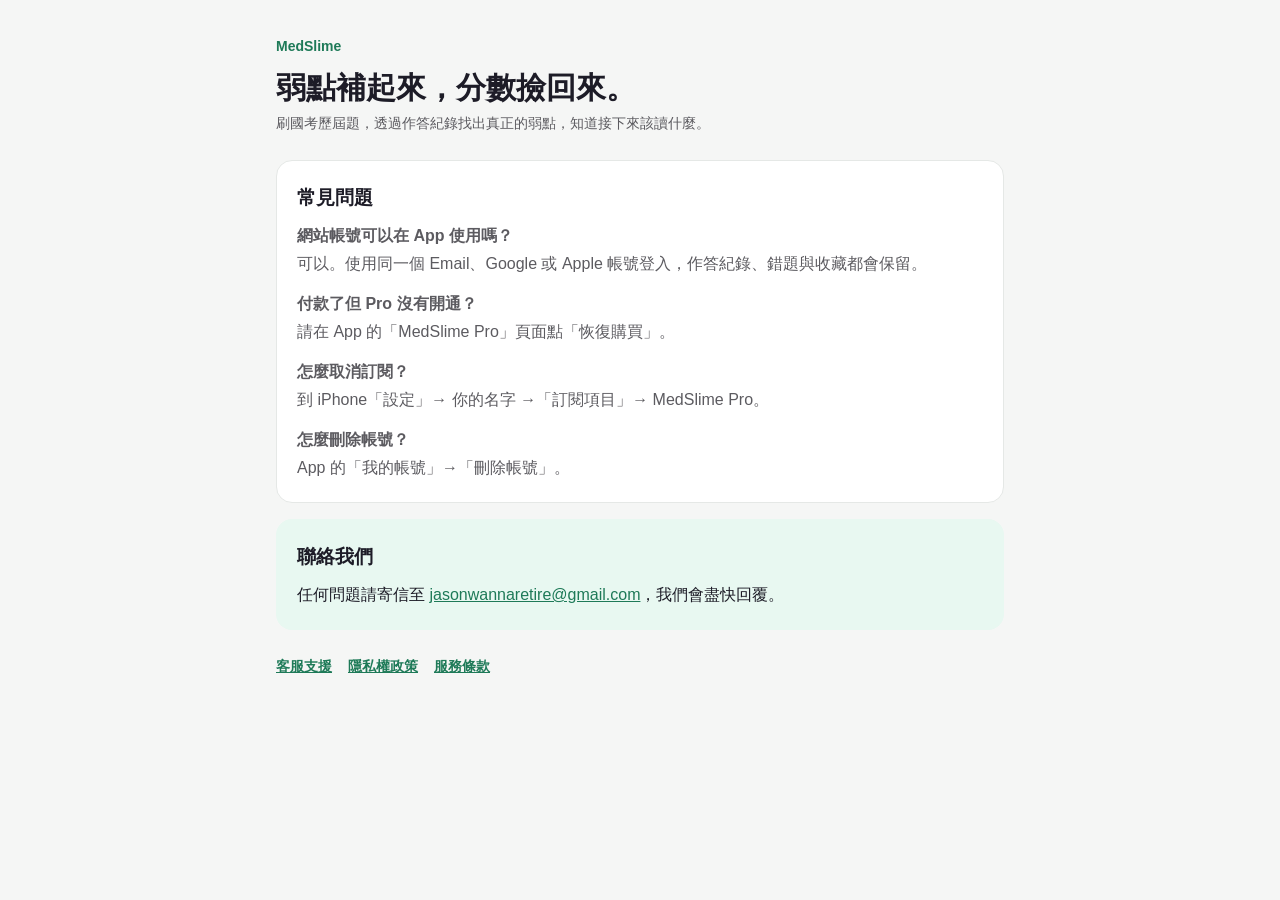
<file: index.html>
<!doctype html>
<html lang="zh-Hant-TW">
<head>
  <meta charset="utf-8">
  <meta name="viewport" content="width=device-width, initial-scale=1">
  <title>MedSlime 客服與聯絡</title>
  <meta name="description" content="MedSlime：用國考歷屆題找出弱點，知道接下來該讀什麼。">
  <link rel="stylesheet" href="style.css">
</head>
<body>
<main>
  <header>
    <span class="brand">MedSlime</span>
    <h1>弱點補起來，分數撿回來。</h1>
    <p class="updated">刷國考歷屆題，透過作答紀錄找出真正的弱點，知道接下來該讀什麼。</p>
  </header>

  <section>
    <h2>常見問題</h2>
    <p><strong>網站帳號可以在 App 使用嗎？</strong><br>可以。使用同一個 Email、Google 或 Apple 帳號登入，作答紀錄、錯題與收藏都會保留。</p>
    <p><strong>付款了但 Pro 沒有開通？</strong><br>請在 App 的「MedSlime Pro」頁面點「恢復購買」。</p>
    <p><strong>怎麼取消訂閱？</strong><br>到 iPhone「設定」→ 你的名字 →「訂閱項目」→ MedSlime Pro。</p>
    <p><strong>怎麼刪除帳號？</strong><br>App 的「我的帳號」→「刪除帳號」。</p>
  </section>

  <section class="callout">
    <h2>聯絡我們</h2>
    <p>任何問題請寄信至 <a href="mailto:jasonwannaretire@gmail.com?subject=MedSlime%20%E5%AE%A2%E6%9C%8D">jasonwannaretire@gmail.com</a>，我們會盡快回覆。</p>
  </section>

  <nav>
    <a href="support.html">客服支援</a>
    <a href="privacy.html">隱私權政策</a>
    <a href="terms.html">服務條款</a>
  </nav>
</main>
</body>
</html>
</file>
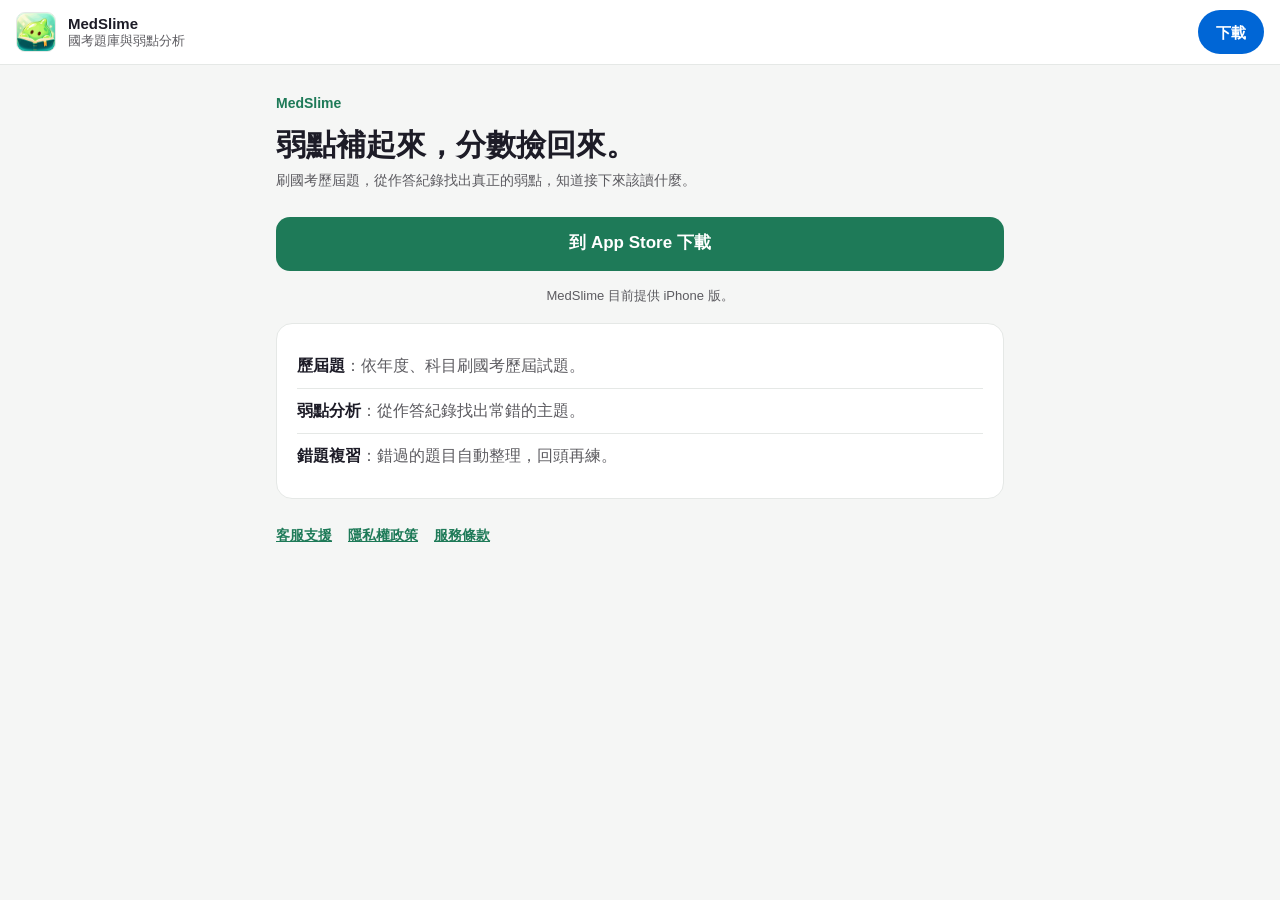
<file: go.html>
<!doctype html>
<html lang="zh-Hant-TW">
<head>
  <meta charset="utf-8">
  <meta name="viewport" content="width=device-width, initial-scale=1, viewport-fit=cover">
  <meta name="color-scheme" content="light dark">
  <meta name="theme-color" media="(prefers-color-scheme: light)" content="#f5f6f5">
  <meta name="theme-color" media="(prefers-color-scheme: dark)" content="#111513">
  <title>MedSlime｜在 App 中打開</title>
  <meta name="description" content="MedSlime：刷國考歷屆題，從作答紀錄找出弱點，錯題自動整理複習。iPhone 免費下載。">
  <meta name="apple-itunes-app" content="app-id=6818478551, app-argument=medslime://">

  <meta property="og:type" content="website">
  <meta property="og:site_name" content="MedSlime">
  <meta property="og:locale" content="zh_TW">
  <meta property="og:title" content="MedSlime｜國考題庫與弱點分析">
  <meta property="og:description" content="MedSlime：刷國考歷屆題，從作答紀錄找出弱點，錯題自動整理複習。iPhone 免費下載。">
  <meta property="og:url" content="https://jason900326.github.io/medslime-site/go.html">
  <meta property="og:image" content="https://jason900326.github.io/medslime-site/assets/og.png">
  <meta property="og:image:width" content="1200">
  <meta property="og:image:height" content="630">
  <meta property="og:image:alt" content="MedSlime 國考題庫與弱點分析">

  <meta name="twitter:card" content="summary_large_image">
  <meta name="twitter:title" content="MedSlime｜國考題庫與弱點分析">
  <meta name="twitter:description" content="MedSlime：刷國考歷屆題，從作答紀錄找出弱點，錯題自動整理複習。iPhone 免費下載。">
  <meta name="twitter:image" content="https://jason900326.github.io/medslime-site/assets/og.png">

  <link rel="canonical" href="https://jason900326.github.io/medslime-site/go.html">
  <link rel="apple-touch-icon" href="assets/icon.png">
  <link rel="icon" href="assets/icon.png">
  <link rel="stylesheet" href="style.css">
</head>
<body class="go-page">
<div class="go-banner" role="region" aria-label="在 MedSlime App 中打開">
  <img class="go-banner-icon" src="assets/icon.png" alt="" width="40" height="40">
  <div class="go-banner-text"><strong>MedSlime</strong><span>國考題庫與弱點分析</span></div>
  <a class="go-banner-btn" id="go-banner-btn" href="https://apps.apple.com/app/id6818478551">打開</a>
</div>

<div class="go-hint" id="go-hint" role="status" aria-live="polite" hidden>
  <p>沒有自動開啟？請用 Safari 開啟，或先下載 App</p>
  <div class="go-hint-actions">
    <button type="button" class="go-btn go-btn-secondary" id="go-copy">複製連結</button>
    <a class="go-btn go-btn-primary" id="go-hint-store" href="https://apps.apple.com/app/id6818478551">到 App Store</a>
  </div>
  <p class="go-hint-tip" id="go-inapp-tip" hidden>在 Threads 或 Instagram 裡，點右上角「⋯」→「在瀏覽器中開啟」。</p>
</div>

<main class="go-main">
  <header>
    <span class="brand">MedSlime</span>
    <h1 id="go-title">弱點補起來，分數撿回來。</h1>
    <p class="updated" id="go-blurb">刷國考歷屆題，從作答紀錄找出真正的弱點，知道接下來該讀什麼。</p>
  </header>

  <div class="go-actions" id="go-actions">
    <a class="go-btn go-btn-primary go-btn-lg" id="go-store" href="https://apps.apple.com/app/id6818478551">到 App Store 下載</a>
    <a class="go-btn go-btn-secondary go-btn-lg" id="go-open" href="medslime://">在 MedSlime 開啟</a>
    <p class="go-small" id="go-small">iPhone 免費下載，已安裝就直接開啟。</p>
  </div>

  <section class="go-notice" id="go-android" hidden>
    <h2>目前只支援 iOS</h2>
    <p>目前只支援 iOS，Android 敬請期待。</p>
  </section>

  <section class="go-features" aria-label="MedSlime 功能">
    <ul>
      <li><strong>歷屆題</strong>：依年度、科目刷國考歷屆試題。</li>
      <li><strong>弱點分析</strong>：從作答紀錄找出常錯的主題。</li>
      <li><strong>錯題複習</strong>：錯過的題目自動整理，回頭再練。</li>
    </ul>
  </section>

  <nav>
    <a href="support.html">客服支援</a>
    <a href="privacy.html">隱私權政策</a>
    <a href="terms.html">服務條款</a>
  </nav>
</main>

<script src="go.js" defer></script>
</body>
</html>
</file>
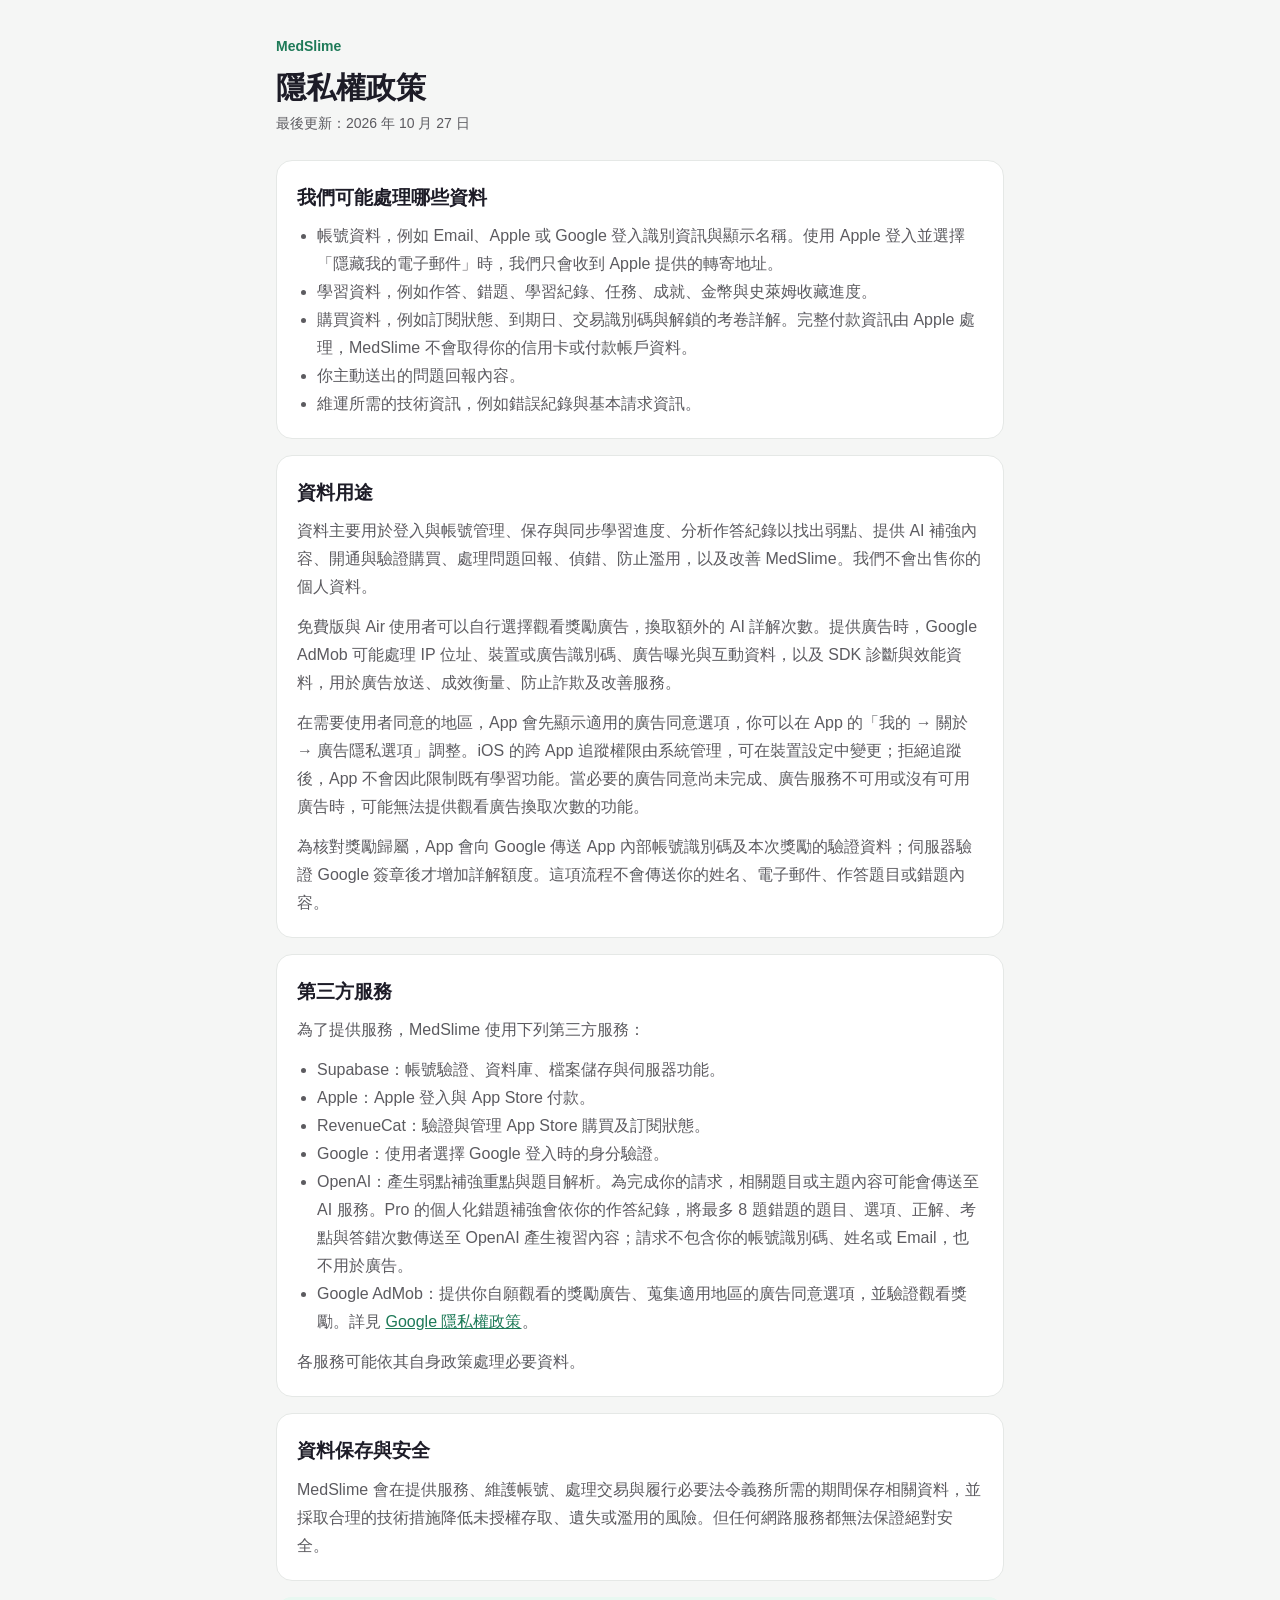
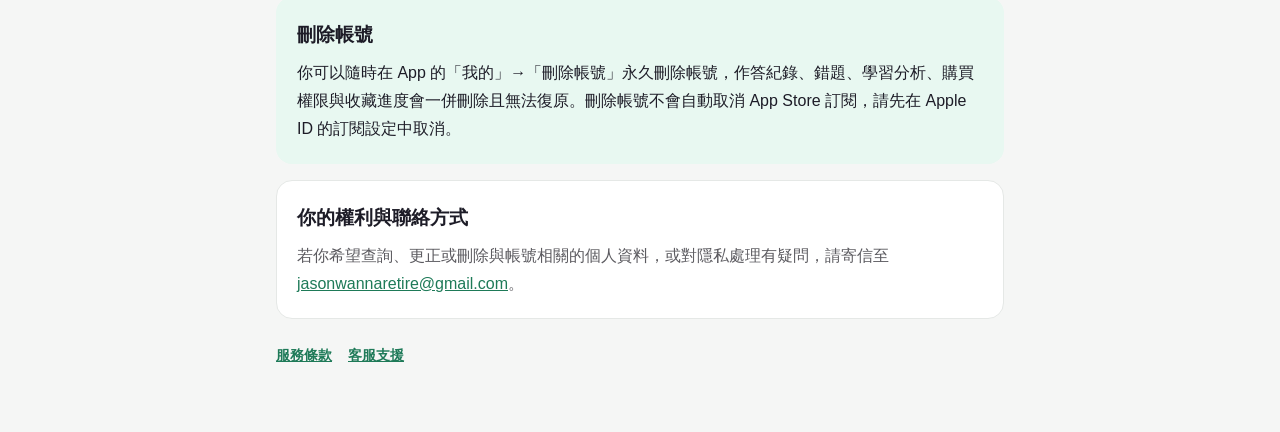
<file: privacy.html>
<!doctype html>
<html lang="zh-Hant-TW">
<head>
  <meta charset="utf-8">
  <meta name="viewport" content="width=device-width, initial-scale=1">
  <title>MedSlime 隱私權政策</title>
  <link rel="stylesheet" href="style.css">
</head>
<body>
<main>
  <header>
    <a class="brand" href="./">MedSlime</a>
    <h1>隱私權政策</h1>
    <p class="updated">最後更新：2026 年 10 月 27 日</p>
  </header>

  <section>
    <h2>我們可能處理哪些資料</h2>
    <ul>
      <li>帳號資料，例如 Email、Apple 或 Google 登入識別資訊與顯示名稱。使用 Apple 登入並選擇「隱藏我的電子郵件」時，我們只會收到 Apple 提供的轉寄地址。</li>
      <li>學習資料，例如作答、錯題、學習紀錄、任務、成就、金幣與史萊姆收藏進度。</li>
      <li>購買資料，例如訂閱狀態、到期日、交易識別碼與解鎖的考卷詳解。完整付款資訊由 Apple 處理，MedSlime 不會取得你的信用卡或付款帳戶資料。</li>
      <li>你主動送出的問題回報內容。</li>
      <li>維運所需的技術資訊，例如錯誤紀錄與基本請求資訊。</li>
    </ul>
  </section>

  <section>
    <h2>資料用途</h2>
    <p>資料主要用於登入與帳號管理、保存與同步學習進度、分析作答紀錄以找出弱點、提供 AI 補強內容、開通與驗證購買、處理問題回報、偵錯、防止濫用，以及改善 MedSlime。我們不會出售你的個人資料。</p>
    <p>免費版與 Air 使用者可以自行選擇觀看獎勵廣告，換取額外的 AI 詳解次數。提供廣告時，Google AdMob 可能處理 IP 位址、裝置或廣告識別碼、廣告曝光與互動資料，以及 SDK 診斷與效能資料，用於廣告放送、成效衡量、防止詐欺及改善服務。</p>
    <p>在需要使用者同意的地區，App 會先顯示適用的廣告同意選項，你可以在 App 的「我的 → 關於 → 廣告隱私選項」調整。iOS 的跨 App 追蹤權限由系統管理，可在裝置設定中變更；拒絕追蹤後，App 不會因此限制既有學習功能。當必要的廣告同意尚未完成、廣告服務不可用或沒有可用廣告時，可能無法提供觀看廣告換取次數的功能。</p>
    <p>為核對獎勵歸屬，App 會向 Google 傳送 App 內部帳號識別碼及本次獎勵的驗證資料；伺服器驗證 Google 簽章後才增加詳解額度。這項流程不會傳送你的姓名、電子郵件、作答題目或錯題內容。</p>
  </section>

  <section>
    <h2>第三方服務</h2>
    <p>為了提供服務，MedSlime 使用下列第三方服務：</p>
    <ul>
      <li>Supabase：帳號驗證、資料庫、檔案儲存與伺服器功能。</li>
      <li>Apple：Apple 登入與 App Store 付款。</li>
      <li>RevenueCat：驗證與管理 App Store 購買及訂閱狀態。</li>
      <li>Google：使用者選擇 Google 登入時的身分驗證。</li>
      <li>OpenAI：產生弱點補強重點與題目解析。為完成你的請求，相關題目或主題內容可能會傳送至 AI 服務。Pro 的個人化錯題補強會依你的作答紀錄，將最多 8 題錯題的題目、選項、正解、考點與答錯次數傳送至 OpenAI 產生複習內容；請求不包含你的帳號識別碼、姓名或 Email，也不用於廣告。</li>
      <li>Google AdMob：提供你自願觀看的獎勵廣告、蒐集適用地區的廣告同意選項，並驗證觀看獎勵。詳見 <a href="https://policies.google.com/privacy">Google 隱私權政策</a>。</li>
    </ul>
    <p>各服務可能依其自身政策處理必要資料。</p>
  </section>

  <section>
    <h2>資料保存與安全</h2>
    <p>MedSlime 會在提供服務、維護帳號、處理交易與履行必要法令義務所需的期間保存相關資料，並採取合理的技術措施降低未授權存取、遺失或濫用的風險。但任何網路服務都無法保證絕對安全。</p>
  </section>

  <section class="callout">
    <h2>刪除帳號</h2>
    <p>你可以隨時在 App 的「我的」→「刪除帳號」永久刪除帳號，作答紀錄、錯題、學習分析、購買權限與收藏進度會一併刪除且無法復原。刪除帳號不會自動取消 App Store 訂閱，請先在 Apple ID 的訂閱設定中取消。</p>
  </section>

  <section>
    <h2>你的權利與聯絡方式</h2>
    <p>若你希望查詢、更正或刪除與帳號相關的個人資料，或對隱私處理有疑問，請寄信至 <a href="mailto:jasonwannaretire@gmail.com">jasonwannaretire@gmail.com</a>。</p>
  </section>

  <nav>
    <a href="terms.html">服務條款</a>
    <a href="support.html">客服支援</a>
  </nav>
</main>
</body>
</html>
</file>
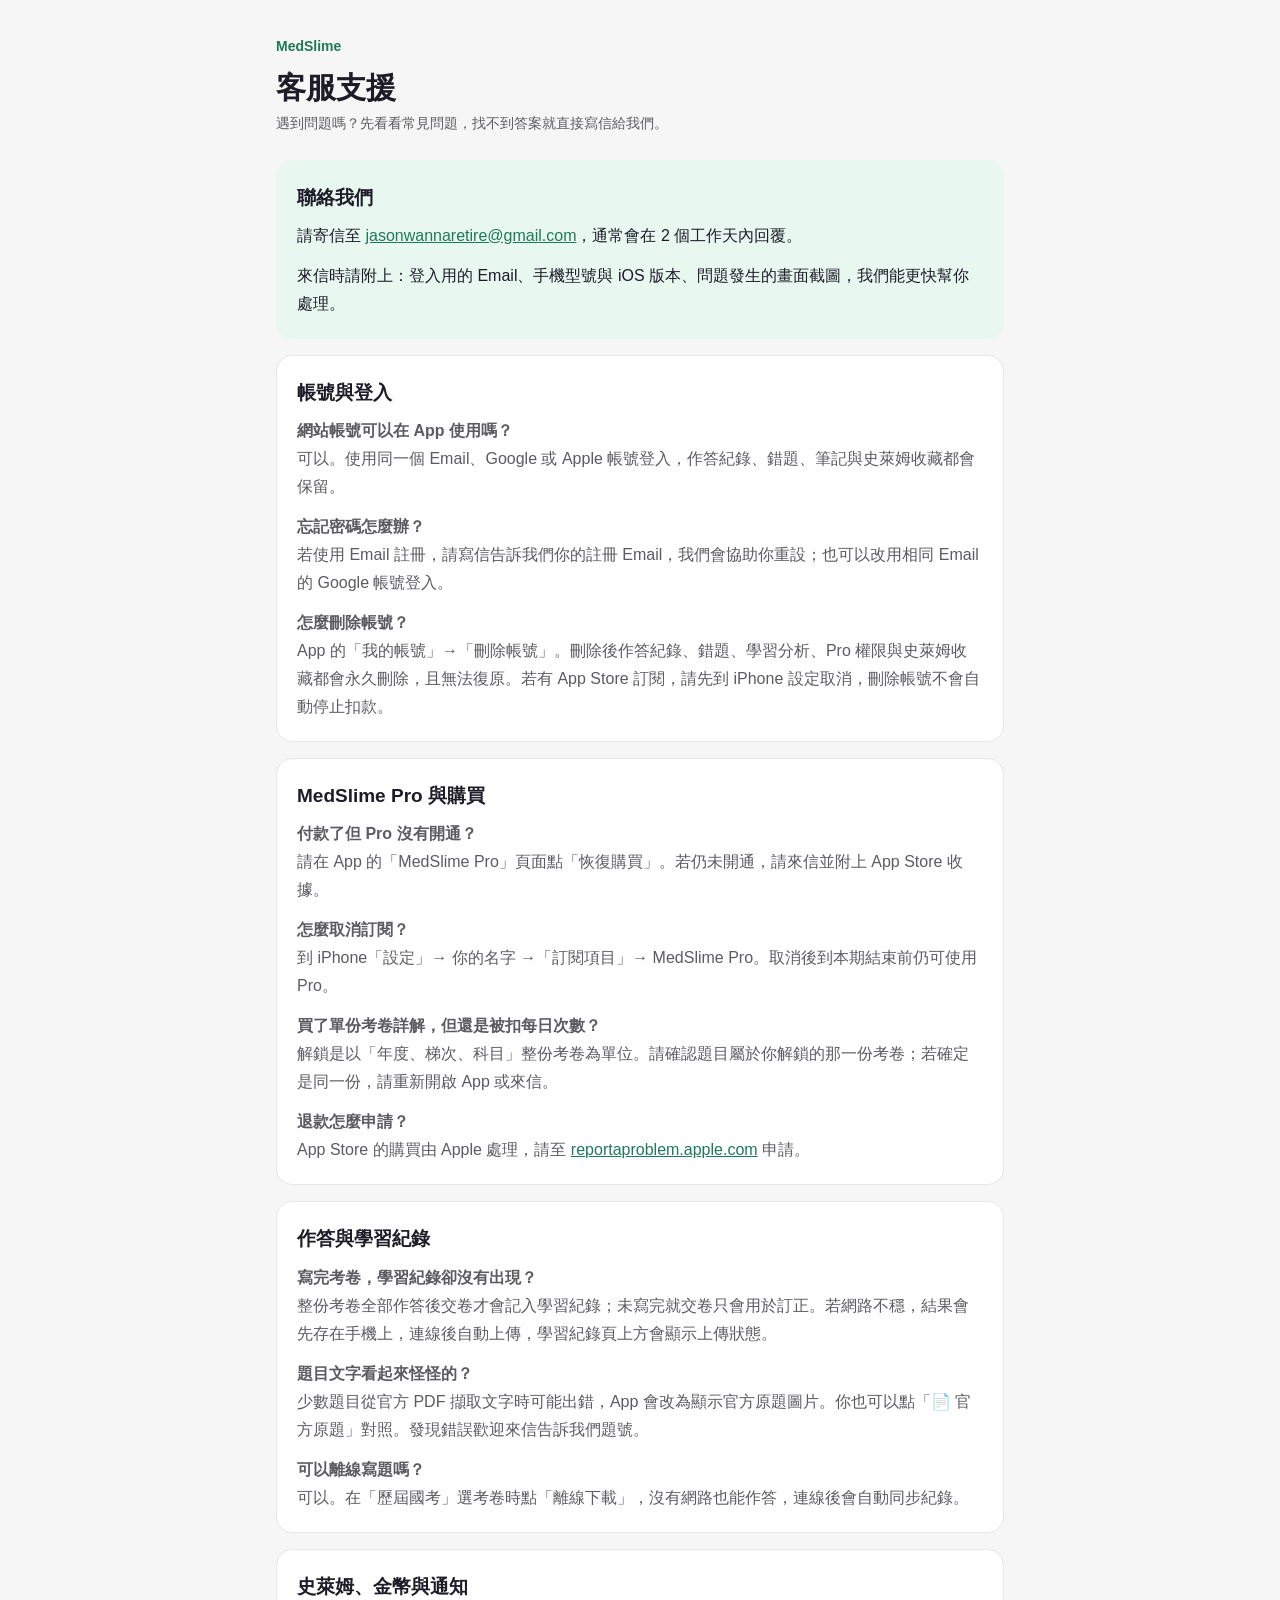
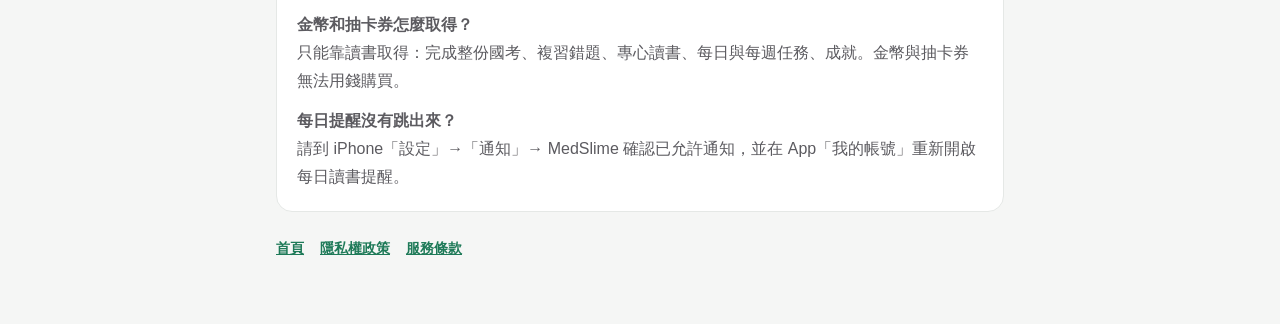
<file: support.html>
<!doctype html>
<html lang="zh-Hant-TW">
<head>
  <meta charset="utf-8">
  <meta name="viewport" content="width=device-width, initial-scale=1">
  <title>MedSlime 客服支援</title>
  <meta name="description" content="MedSlime 常見問題與客服聯絡方式。">
  <link rel="stylesheet" href="style.css">
</head>
<body>
<main>
  <header>
    <span class="brand">MedSlime</span>
    <h1>客服支援</h1>
    <p class="updated">遇到問題嗎？先看看常見問題，找不到答案就直接寫信給我們。</p>
  </header>

  <section class="callout">
    <h2>聯絡我們</h2>
    <p>請寄信至 <a href="mailto:jasonwannaretire@gmail.com?subject=MedSlime%20%E5%AE%A2%E6%9C%8D">jasonwannaretire@gmail.com</a>，通常會在 2 個工作天內回覆。</p>
    <p>來信時請附上：登入用的 Email、手機型號與 iOS 版本、問題發生的畫面截圖，我們能更快幫你處理。</p>
  </section>

  <section>
    <h2>帳號與登入</h2>
    <p><strong>網站帳號可以在 App 使用嗎？</strong><br>可以。使用同一個 Email、Google 或 Apple 帳號登入，作答紀錄、錯題、筆記與史萊姆收藏都會保留。</p>
    <p><strong>忘記密碼怎麼辦？</strong><br>若使用 Email 註冊，請寫信告訴我們你的註冊 Email，我們會協助你重設；也可以改用相同 Email 的 Google 帳號登入。</p>
    <p><strong>怎麼刪除帳號？</strong><br>App 的「我的帳號」→「刪除帳號」。刪除後作答紀錄、錯題、學習分析、Pro 權限與史萊姆收藏都會永久刪除，且無法復原。若有 App Store 訂閱，請先到 iPhone 設定取消，刪除帳號不會自動停止扣款。</p>
  </section>

  <section>
    <h2>MedSlime Pro 與購買</h2>
    <p><strong>付款了但 Pro 沒有開通？</strong><br>請在 App 的「MedSlime Pro」頁面點「恢復購買」。若仍未開通，請來信並附上 App Store 收據。</p>
    <p><strong>怎麼取消訂閱？</strong><br>到 iPhone「設定」→ 你的名字 →「訂閱項目」→ MedSlime Pro。取消後到本期結束前仍可使用 Pro。</p>
    <p><strong>買了單份考卷詳解，但還是被扣每日次數？</strong><br>解鎖是以「年度、梯次、科目」整份考卷為單位。請確認題目屬於你解鎖的那一份考卷；若確定是同一份，請重新開啟 App 或來信。</p>
    <p><strong>退款怎麼申請？</strong><br>App Store 的購買由 Apple 處理，請至 <a href="https://reportaproblem.apple.com">reportaproblem.apple.com</a> 申請。</p>
  </section>

  <section>
    <h2>作答與學習紀錄</h2>
    <p><strong>寫完考卷，學習紀錄卻沒有出現？</strong><br>整份考卷全部作答後交卷才會記入學習紀錄；未寫完就交卷只會用於訂正。若網路不穩，結果會先存在手機上，連線後自動上傳，學習紀錄頁上方會顯示上傳狀態。</p>
    <p><strong>題目文字看起來怪怪的？</strong><br>少數題目從官方 PDF 擷取文字時可能出錯，App 會改為顯示官方原題圖片。你也可以點「📄 官方原題」對照。發現錯誤歡迎來信告訴我們題號。</p>
    <p><strong>可以離線寫題嗎？</strong><br>可以。在「歷屆國考」選考卷時點「離線下載」，沒有網路也能作答，連線後會自動同步紀錄。</p>
  </section>

  <section>
    <h2>史萊姆、金幣與通知</h2>
    <p><strong>金幣和抽卡券怎麼取得？</strong><br>只能靠讀書取得：完成整份國考、複習錯題、專心讀書、每日與每週任務、成就。金幣與抽卡券無法用錢購買。</p>
    <p><strong>每日提醒沒有跳出來？</strong><br>請到 iPhone「設定」→「通知」→ MedSlime 確認已允許通知，並在 App「我的帳號」重新開啟每日讀書提醒。</p>
  </section>

  <nav>
    <a href="index.html">首頁</a>
    <a href="privacy.html">隱私權政策</a>
    <a href="terms.html">服務條款</a>
  </nav>
</main>
</body>
</html>
</file>
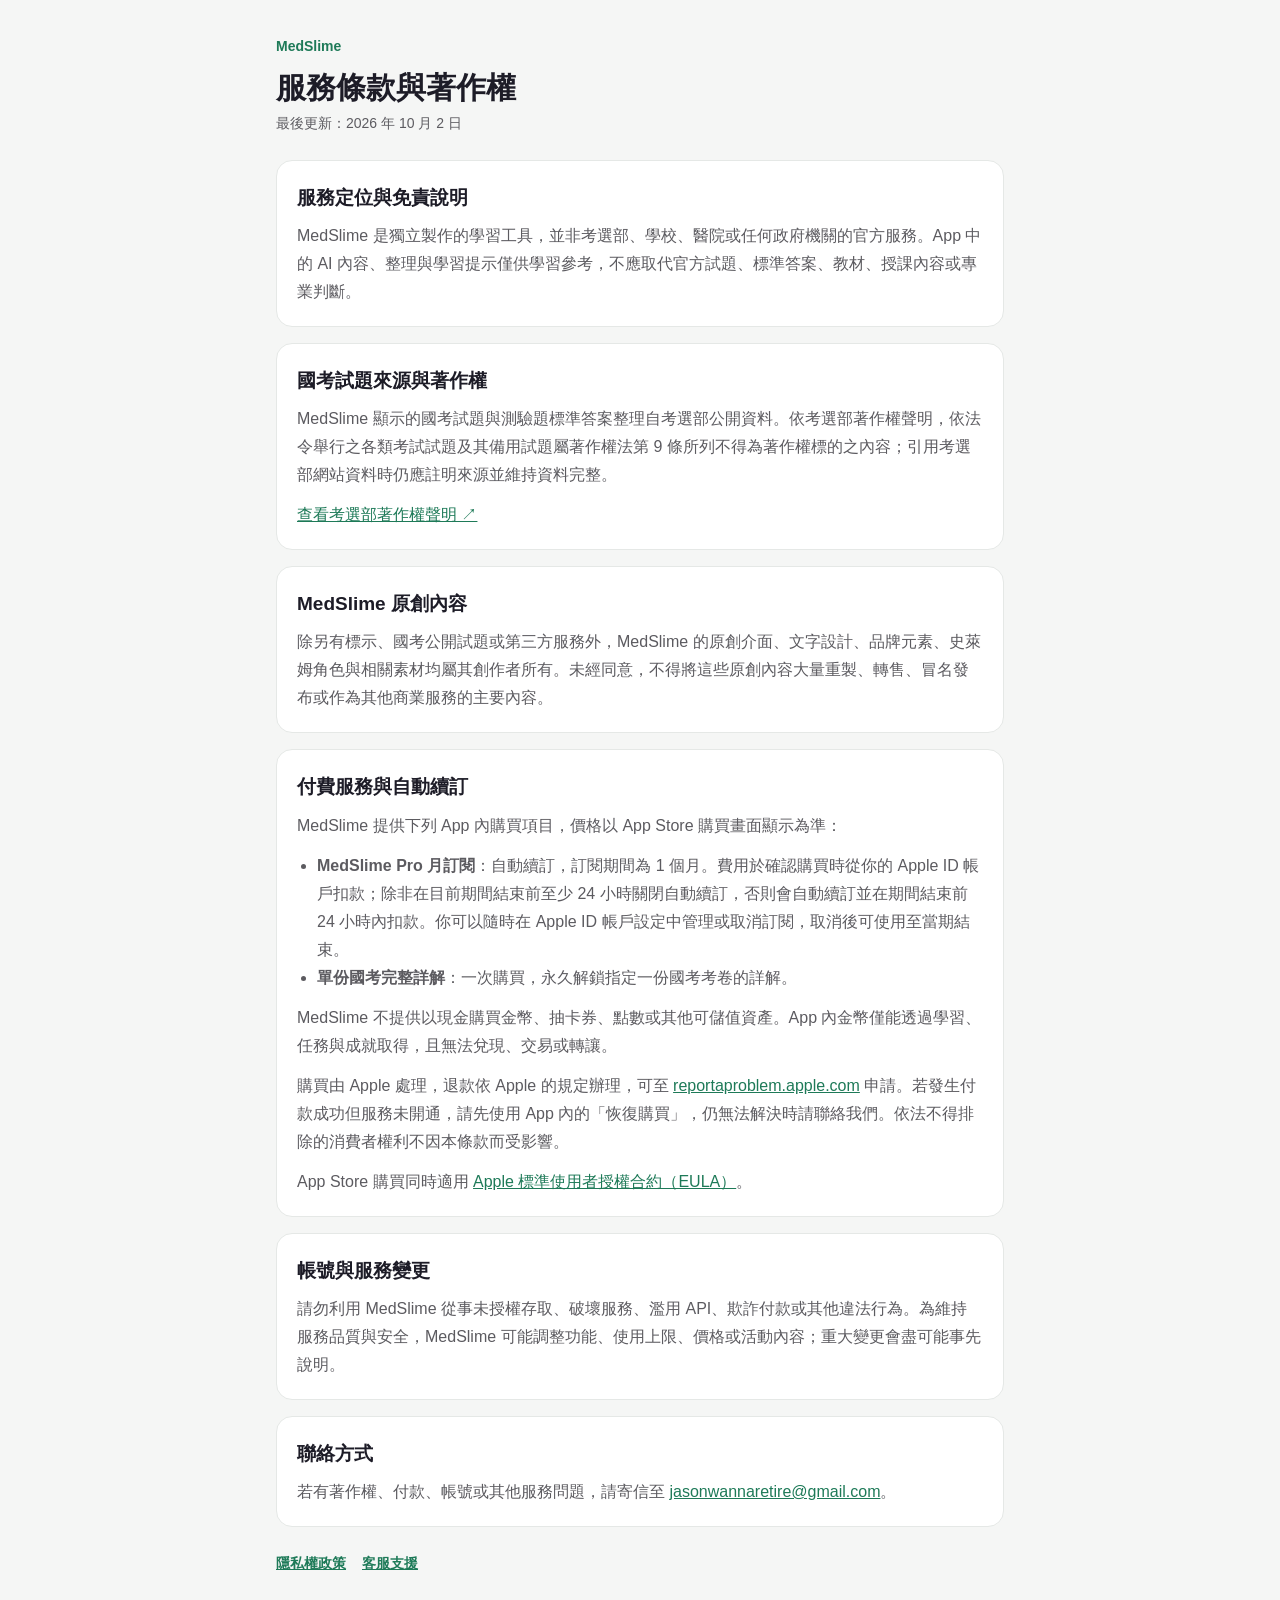
<file: terms.html>
<!doctype html>
<html lang="zh-Hant-TW">
<head>
  <meta charset="utf-8">
  <meta name="viewport" content="width=device-width, initial-scale=1">
  <title>MedSlime 服務條款</title>
  <link rel="stylesheet" href="style.css">
</head>
<body>
<main>
  <header>
    <a class="brand" href="./">MedSlime</a>
    <h1>服務條款與著作權</h1>
    <p class="updated">最後更新：2026 年 10 月 2 日</p>
  </header>

  <section>
    <h2>服務定位與免責說明</h2>
    <p>MedSlime 是獨立製作的學習工具，並非考選部、學校、醫院或任何政府機關的官方服務。App 中的 AI 內容、整理與學習提示僅供學習參考，不應取代官方試題、標準答案、教材、授課內容或專業判斷。</p>
  </section>

  <section>
    <h2>國考試題來源與著作權</h2>
    <p>MedSlime 顯示的國考試題與測驗題標準答案整理自考選部公開資料。依考選部著作權聲明，依法令舉行之各類考試試題及其備用試題屬著作權法第 9 條所列不得為著作權標的之內容；引用考選部網站資料時仍應註明來源並維持資料完整。</p>
    <p><a href="https://wwwc.moex.gov.tw/main/content/wfrmContent.aspx?menu_id=102" rel="noreferrer">查看考選部著作權聲明 ↗</a></p>
  </section>

  <section>
    <h2>MedSlime 原創內容</h2>
    <p>除另有標示、國考公開試題或第三方服務外，MedSlime 的原創介面、文字設計、品牌元素、史萊姆角色與相關素材均屬其創作者所有。未經同意，不得將這些原創內容大量重製、轉售、冒名發布或作為其他商業服務的主要內容。</p>
  </section>

  <section>
    <h2>付費服務與自動續訂</h2>
    <p>MedSlime 提供下列 App 內購買項目，價格以 App Store 購買畫面顯示為準：</p>
    <ul>
      <li><strong>MedSlime Pro 月訂閱</strong>：自動續訂，訂閱期間為 1 個月。費用於確認購買時從你的 Apple ID 帳戶扣款；除非在目前期間結束前至少 24 小時關閉自動續訂，否則會自動續訂並在期間結束前 24 小時內扣款。你可以隨時在 Apple ID 帳戶設定中管理或取消訂閱，取消後可使用至當期結束。</li>
      <li><strong>單份國考完整詳解</strong>：一次購買，永久解鎖指定一份國考考卷的詳解。</li>
    </ul>
    <p>MedSlime 不提供以現金購買金幣、抽卡券、點數或其他可儲值資產。App 內金幣僅能透過學習、任務與成就取得，且無法兌現、交易或轉讓。</p>
    <p>購買由 Apple 處理，退款依 Apple 的規定辦理，可至 <a href="https://reportaproblem.apple.com" rel="noreferrer">reportaproblem.apple.com</a> 申請。若發生付款成功但服務未開通，請先使用 App 內的「恢復購買」，仍無法解決時請聯絡我們。依法不得排除的消費者權利不因本條款而受影響。</p>
    <p>App Store 購買同時適用 <a href="https://www.apple.com/legal/internet-services/itunes/dev/stdeula/" rel="noreferrer">Apple 標準使用者授權合約（EULA）</a>。</p>
  </section>

  <section>
    <h2>帳號與服務變更</h2>
    <p>請勿利用 MedSlime 從事未授權存取、破壞服務、濫用 API、欺詐付款或其他違法行為。為維持服務品質與安全，MedSlime 可能調整功能、使用上限、價格或活動內容；重大變更會盡可能事先說明。</p>
  </section>

  <section>
    <h2>聯絡方式</h2>
    <p>若有著作權、付款、帳號或其他服務問題，請寄信至 <a href="mailto:jasonwannaretire@gmail.com?subject=MedSlime%20%E6%9C%8D%E5%8B%99%E7%9B%B8%E9%97%9C%E5%95%8F%E9%A1%8C">jasonwannaretire@gmail.com</a>。</p>
  </section>

  <nav>
    <a href="privacy.html">隱私權政策</a>
    <a href="support.html">客服支援</a>
  </nav>
</main>
</body>
</html>
</file>
<file: style.css>
:root {
  --bg: #f5f6f5;
  --card: #ffffff;
  --border: #e5e8e6;
  --text: #1d1c27;
  --text-2: #5c5b60;
  --accent: #1e7a58;
  --accent-soft: #e8f8f1;
}
@media (prefers-color-scheme: dark) {
  :root:not([data-theme="light"]) {
    --bg: #111513;
    --card: #1a201d;
    --border: #2a332e;
    --text: #eef2ef;
    --text-2: #a9b3ad;
    --accent: #8ee0c1;
    --accent-soft: #173326;
  }
}
* { box-sizing: border-box; }
body {
  margin: 0;
  background: var(--bg);
  color: var(--text);
  font: 16px/1.75 -apple-system, BlinkMacSystemFont, "PingFang TC", "Noto Sans TC", "Microsoft JhengHei", sans-serif;
}
main { max-width: 760px; margin: 0 auto; padding: 32px 16px 64px; }
header { margin-bottom: 24px; }
.brand { color: var(--accent); font-weight: 600; font-size: 14px; text-decoration: none; }
h1 { font-size: 30px; line-height: 1.3; margin: 8px 0 4px; }
.updated { color: var(--text-2); font-size: 14px; margin: 0; }
section {
  background: var(--card);
  border: 1px solid var(--border);
  border-radius: 16px;
  padding: 20px;
  margin-top: 16px;
  color: var(--text-2);
}
h2 { color: var(--text); font-size: 19px; margin: 0 0 8px; }
p { margin: 0 0 12px; }
p:last-child, ul:last-child { margin-bottom: 0; }
ul { padding-left: 20px; margin: 0 0 12px; }
a { color: var(--accent); }
nav { display: flex; flex-wrap: wrap; gap: 16px; margin-top: 24px; font-size: 14px; font-weight: 600; }
.callout { background: var(--accent-soft); border-color: transparent; color: var(--text); }

/* ---- go.html (namespaced .go-*) ---- */
body.go-page {
  --go-blue: #0066d6;
}
body.go-page [hidden] { display: none !important; }

.go-banner {
  position: sticky;
  top: 0;
  z-index: 10;
  display: flex;
  align-items: center;
  gap: 12px;
  min-height: 64px;
  padding: calc(10px + env(safe-area-inset-top)) max(16px, env(safe-area-inset-right)) 10px max(16px, env(safe-area-inset-left));
  background: var(--card);
  border-bottom: 1px solid var(--border);
}
.go-banner-icon {
  width: 40px;
  height: 40px;
  flex: none;
  border-radius: 9px;
  border: 1px solid var(--border);
}
.go-banner-text {
  flex: 1;
  min-width: 0;
  line-height: 1.3;
}
.go-banner-text strong,
.go-banner-text span {
  display: block;
  overflow: hidden;
  white-space: nowrap;
  text-overflow: ellipsis;
}
.go-banner-text strong {
  color: var(--text);
  font-size: 15px;
}
.go-banner-text span {
  color: var(--text-2);
  font-size: 13px;
}
.go-banner-btn {
  display: inline-flex;
  align-items: center;
  justify-content: center;
  flex: none;
  min-width: 64px;
  min-height: 44px;
  padding: 0 18px;
  border-radius: 999px;
  background: var(--go-blue);
  color: #fff;
  font-size: 15px;
  font-weight: 600;
  line-height: 1;
  text-decoration: none;
}

.go-hint {
  width: calc(100% - 32px);
  max-width: 760px;
  margin: 12px auto 0;
  padding: 16px;
  border-radius: 16px;
  background: var(--accent-soft);
  color: var(--text);
}
.go-hint > p {
  margin: 0 0 12px;
}
.go-hint-actions {
  display: flex;
  flex-wrap: wrap;
  gap: 8px;
}
.go-hint > .go-hint-tip {
  margin: 12px 0 0;
  font-size: 13px;
  color: var(--text-2);
}

.go-btn {
  display: inline-flex;
  align-items: center;
  justify-content: center;
  min-height: 44px;
  padding: 0 18px;
  border: 1px solid transparent;
  border-radius: 12px;
  font-family: inherit;
  font-size: 16px;
  font-weight: 600;
  line-height: 1.2;
  text-decoration: none;
  cursor: pointer;
}
.go-btn:focus-visible {
  outline: 3px solid var(--accent);
  outline-offset: 2px;
}
.go-btn-primary {
  background: var(--accent);
  color: var(--card);
}
.go-btn-secondary {
  background: var(--card);
  color: var(--accent);
  border-color: var(--border);
}
.go-btn-lg {
  display: flex;
  width: 100%;
  min-height: 54px;
  font-size: 17px;
  border-radius: 14px;
}

.go-main {
  padding-top: 24px;
}
.go-actions {
  display: grid;
  gap: 10px;
  margin-top: 20px;
}
.go-small {
  margin: 4px 0 0;
  font-size: 13px;
  color: var(--text-2);
  text-align: center;
}

.go-notice {
  background: var(--accent-soft);
  border-color: transparent;
  color: var(--text);
}

.go-features ul {
  list-style: none;
  padding: 0;
  margin: 0;
}
.go-features li {
  padding: 8px 0;
}
.go-features li + li {
  border-top: 1px solid var(--border);
}
.go-features strong {
  color: var(--text);
}
</file>
